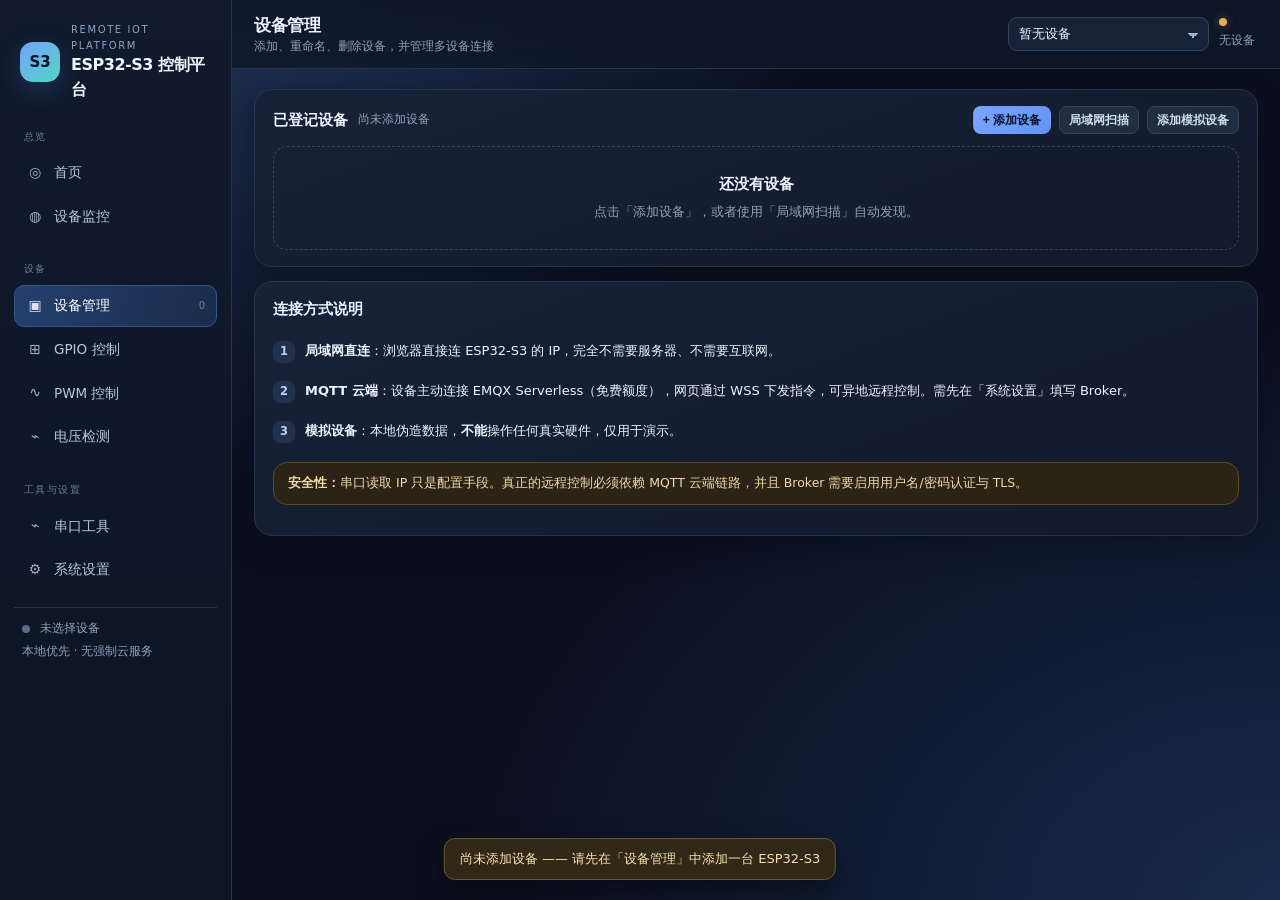
<file: index.html>
<!doctype html>
<html lang="zh-CN">
<head>
<meta charset="utf-8">
<meta name="viewport" content="width=device-width,initial-scale=1,viewport-fit=cover">
<meta name="theme-color" content="#0b1020">
<meta name="description" content="ESP32-S3 远程监控与控制平台：局域网直连与 MQTT 云端远程控制，支持全部安全 GPIO 与 PWM。">
<title>ESP32-S3 远程监控与控制平台</title>
<link rel="stylesheet" href="assets/css/app.css?v=20261123c">
</head>
<body>
<div class="layout">
  <!-- ============ 侧栏 ============ -->
  <aside class="sidebar" id="sidebar">
    <div class="brand">
      <div class="logo">S3</div>
      <div>
        <div class="kicker">REMOTE IOT PLATFORM</div>
        <div class="name">ESP32-S3 控制平台</div>
      </div>
    </div>

    <div class="nav-group">
      <div class="nav-title">总览</div>
      <div class="nav-item" data-route="dashboard"><span class="ico">◎</span>首页</div>
      <div class="nav-item" data-route="monitor"><span class="ico">◍</span>设备监控</div>
    </div>

    <div class="nav-group">
      <div class="nav-title">设备</div>
      <div class="nav-item" data-route="devices"><span class="ico">▣</span>设备管理<span class="tag" id="navDeviceCount">0</span></div>
      <div class="nav-item" data-route="gpio"><span class="ico">⊞</span>GPIO 控制</div>
      <div class="nav-item" data-route="pwm"><span class="ico">∿</span>PWM 控制</div>
      <div class="nav-item" data-route="voltage"><span class="ico">⌁</span>电压检测</div>
    </div>

    <div class="nav-group">
      <div class="nav-title">工具与设置</div>
      <div class="nav-item" data-route="serial"><span class="ico">⌁</span>串口工具</div>
      <div class="nav-item" data-route="settings"><span class="ico">⚙</span>系统设置</div>
    </div>

    <div class="sidebar-foot">
      <div id="sidebarMode" class="row small"><i class="dot off"></i><span class="muted">未连接设备</span></div>
      <div class="small muted" style="margin-top:6px">本地优先 · 无强制云服务</div>
    </div>
  </aside>
  <div class="scrim" id="scrim"></div>

  <!-- ============ 主区 ============ -->
  <div class="main">
    <header class="topbar">
      <button class="btn ghost sm mobile-only" id="menuBtn" aria-label="菜单">☰</button>
      <div>
        <h1 id="pageTitle">首页</h1>
        <div class="sub" id="pageSub">加载中…</div>
      </div>
      <div class="topbar-right">
        <select class="device-select" id="deviceSelect" aria-label="当前设备"></select>
        <div class="row" style="gap:6px">
          <i class="dot" id="globalDot"></i>
          <span class="small muted" id="globalStatus">未连接</span>
        </div>
      </div>
    </header>
    <main class="content" id="view"></main>
  </div>
</div>

<!-- 移动端底部导航 -->
<nav class="bottombar">
  <div class="bb-item" data-route="dashboard"><span class="ico">◎</span>首页</div>
  <div class="bb-item" data-route="devices"><span class="ico">▣</span>设备</div>
  <div class="bb-item" data-route="gpio"><span class="ico">⊞</span>GPIO</div>
  <div class="bb-item" data-route="pwm"><span class="ico">∿</span>PWM</div>
  <div class="bb-item" data-route="voltage"><span class="ico">⌁</span>电压</div>
  <div class="bb-item" data-route="settings"><span class="ico">⚙</span>设置</div>
</nav>

<div class="toast-wrap" id="toastWrap"></div>
<div class="modal-mask" id="modalMask"><div class="modal" id="modalBox"></div></div>

<script src="assets/js/core/util.js?v=20261123c"></script>
<script src="assets/js/core/store.js?v=20261123c"></script>
<script src="assets/js/core/pinmap.js?v=20261123c"></script>
<script src="assets/js/transport/lan.js?v=20261123c"></script>
<script src="assets/js/transport/mqtt.js?v=20261123c"></script>
<script src="assets/js/transport/simulator.js?v=20261123c"></script>
<script src="assets/js/core/devices.js?v=20261123c"></script>
<script src="assets/js/ui/ui.js?v=20261123c"></script>
<script src="assets/js/serial.js?v=20261123c"></script>
<script src="assets/js/pages/dashboard.js?v=20261123c"></script>
<script src="assets/js/pages/devices.js?v=20261123c"></script>
<script src="assets/js/pages/gpio.js?v=20261123c"></script>
<script src="assets/js/pages/pwm.js?v=20261123c"></script>
<script src="assets/js/pages/monitor.js?v=20261123c"></script>
<script src="assets/js/pages/serial.js?v=20261123c"></script>
<script src="assets/js/pages/settings.js?v=20261123c"></script>
<script src="assets/js/pages/voltage.js?v=20261123c"></script>
<script src="assets/js/app.js?v=20261123c"></script>
</body>
</html>
</file>
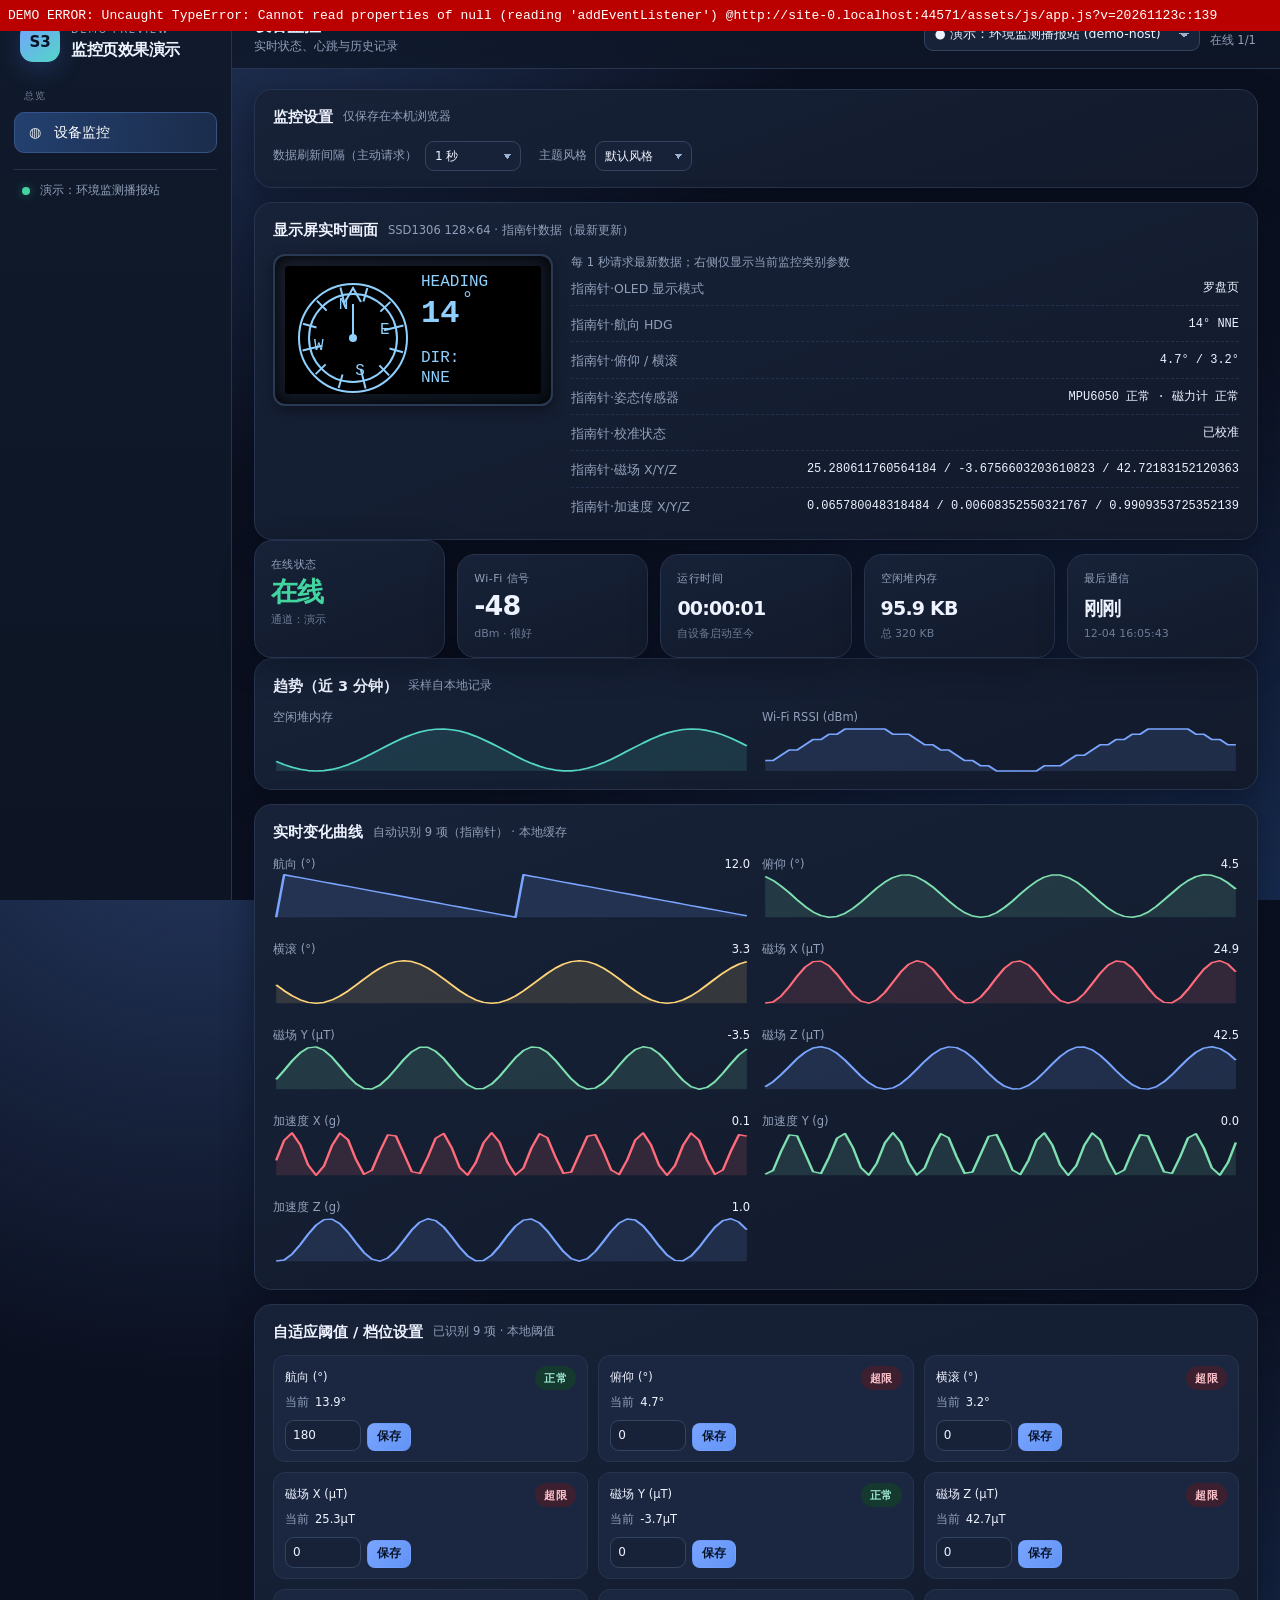
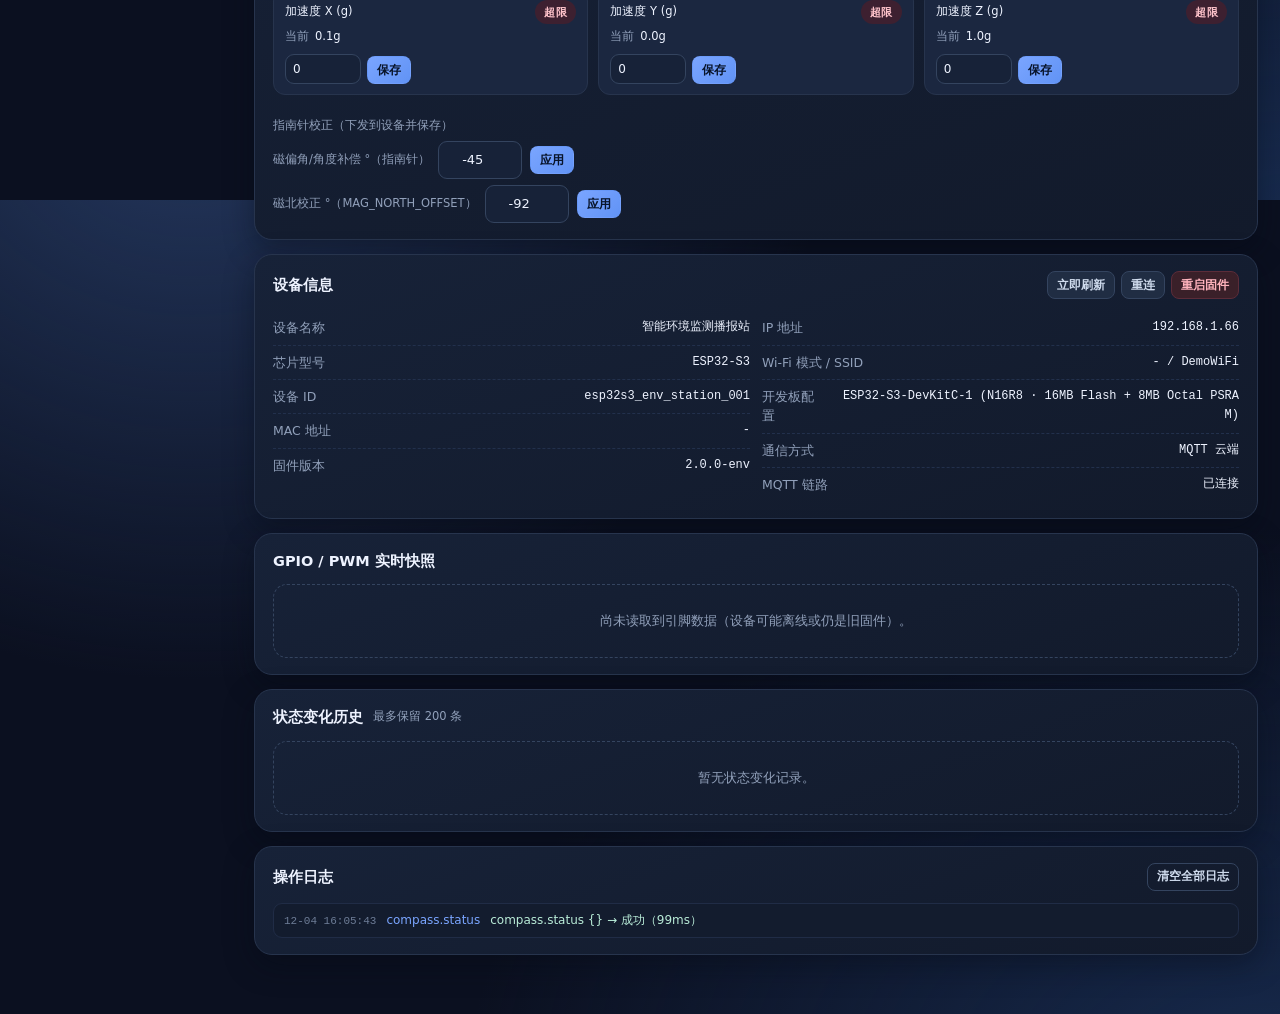
<file: demo.html>
<!doctype html>
<html lang="zh-CN">
<head>
<meta charset="utf-8">
<meta name="viewport" content="width=device-width,initial-scale=1,viewport-fit=cover">
<title>效果演示 - ESP32-S3 监控平台</title>
<link rel="stylesheet" href="assets/css/app.css?v=20261123c">
</head>
<body>
<div class="layout">
  <aside class="sidebar" id="sidebar">
    <div class="brand">
      <div class="logo">S3</div>
      <div><div class="kicker">DEMO PREVIEW</div><div class="name">监控页效果演示</div></div>
    </div>
    <div class="nav-group"><div class="nav-title">总览</div>
      <div class="nav-item" data-route="monitor"><span class="ico">◍</span>设备监控</div>
    </div>
    <div class="sidebar-foot"><div id="sidebarMode" class="row small"><i class="dot on"></i><span class="muted">演示数据</span></div></div>
  </aside>
  <div class="scrim" id="scrim"></div>
  <div class="main">
    <header class="topbar">
      <div><h1 id="pageTitle">设备监控</h1><div class="sub" id="pageSub">自适应画面 + 变化曲线演示</div></div>
      <div class="topbar-right">
        <select class="device-select" id="deviceSelect"></select>
        <div class="row" style="gap:6px"><i class="dot" id="globalDot"></i><span class="small muted" id="globalStatus">演示在线</span></div>
      </div>
    </header>
    <main class="content" id="view"></main>
  </div>
</div>
<div class="toast-wrap" id="toastWrap"></div>
<div class="modal-mask" id="modalMask"><div class="modal" id="modalBox"></div></div>

<script src="assets/js/core/util.js?v=20261123c"></script>
<script src="assets/js/core/store.js?v=20261123c"></script>
<script src="assets/js/core/pinmap.js?v=20261123c"></script>
<script src="assets/js/transport/lan.js?v=20261123c"></script>
<script src="assets/js/transport/mqtt.js?v=20261123c"></script>
<script src="assets/js/transport/simulator.js?v=20261123c"></script>
<script src="assets/js/core/devices.js?v=20261123c"></script>
<script src="assets/js/ui/ui.js?v=20261123c"></script>
<script src="assets/js/serial.js?v=20261123c"></script>
<script src="assets/js/pages/dashboard.js?v=20261123c"></script>
<script src="assets/js/pages/devices.js?v=20261123c"></script>
<script src="assets/js/pages/gpio.js?v=20261123c"></script>
<script src="assets/js/pages/pwm.js?v=20261123c"></script>
<script src="assets/js/pages/monitor.js?v=20261123c"></script>
<script src="assets/js/pages/serial.js?v=20261123c"></script>
<script src="assets/js/pages/settings.js?v=20261123c"></script>
<script src="assets/js/pages/voltage.js?v=20261123c"></script>
<script src="assets/js/app.js?v=20261123c"></script>

<script>
/* 演示页错误可视化：把 JS 异常直接显示在页面顶部，便于排查 */
window.addEventListener('error', function (e) {
  var box = document.getElementById('demoErr');
  if (!box) {
    box = document.createElement('div');
    box.id = 'demoErr';
    box.style.cssText = 'position:fixed;top:0;left:0;right:0;z-index:99999;background:#b00;color:#fff;font:13px monospace;padding:8px;white-space:pre-wrap';
    document.body.appendChild(box);
  }
  box.textContent = 'DEMO ERROR: ' + e.message + ' @' + (e.filename || '') + ':' + e.lineno;
});
/* ===== 演示数据注入：走 store API 创建设备，构造同时带 env 与 compass 的在线设备，持续推送变化数据 ===== */
(function () {
  function start() {
    // 清掉可能残留的旧演示设备，避免选中错的设备
    ESP.store.devices().slice().forEach(function (old) {
      if (old.id === 'demo-env' || (old.name || '').indexOf('演示') >= 0 || old.host === 'demo' || old.host === 'demo-host') {
        ESP.store.removeDevice(old.id);
      }
    });
    // 用公开 API 添加设备，确保内存 state 与 runtime node 同步创建
    var dev = ESP.store.addDevice({
      id: 'demo-env', name: '演示：环境监测播报站', transport: 'mqtt', board: 'esp32s3-n16r8',
      host: 'demo-host', port: 8084, remoteId: 'esp32s3_env_station_001'
    });
    ESP.store.setActive(dev.id);

    var api = ESP.devices;
    var node = api.get('demo-env');
    if (!node) { setTimeout(start, 200); return; }
    node.online = true;
    node.source = '演示';
    node.lastSeen = Date.now();
    node.started = false;                 // 让 tick 跳过离线判定
    node.transport = {
      refresh: function () {}, stop: function () {},
      invoke: function () { return Promise.resolve({ ok: true }); }  // 占位，支持阈值下发演示
    };

    var t0 = Date.now();
    function push() {
      var t = (Date.now() - t0) / 1000;
      var state = {
        seq: Math.floor(t * 10),
        ts: Date.now(),
        simulated: false,
        device: {
          id: 'esp32s3_env_station_001', name: '智能环境监测播报站', chip: 'ESP32-S3',
          firmware: '2.0.0-env', rssi: -48, heap_free: 98272 - (Math.floor(t) % 20) * 64,
          heap_size: 327680, uptime_ms: Date.now() - t0, ip: '192.168.1.66',
          mode: 'STA', ssid: 'DemoWiFi', wifi: { mode: 'STA', rssi: -48, ip: '192.168.1.66' },
          mqtt: { connected: true, configured: true }
        },
        pins: [], pwm: { channels: 8, used: 1 },
        env: {
          temperature: 26.5 + Math.sin(t / 5) * 2.2,
          humidity: 58 + Math.sin(t / 7) * 8,
          lux_bh1750: 320 + Math.sin(t / 4) * 180,
          lux_ldr: 290 + Math.sin(t / 4.3) * 150,
          ldr_raw: 1820 + Math.round(Math.sin(t / 4.3) * 300),
          pir: (Math.floor(t) % 12) < 4,
          fan_level: (Math.floor(t / 6) % 3) + 1,
          fan_auto: true,
          comfort: Math.floor((Math.sin(t / 9) + 1) * 2),
          th_lo: 26, th_hi: 30, th_al: 33,
          page: Math.floor(t / 8) % 3,
          setting_sel: Math.floor(t / 3) % 4,
          ldr_calib: 0.35,
          comfort_text: ['GOOD', 'OKAY', 'FAIR', 'POOR!'][Math.floor((Math.sin(t / 9) + 1) * 2)],
          net_mode: 'STA',
          ip: '192.168.1.66'
        },
        compass: {
          heading: (t * 12) % 360, dir: 'NNE', pitch: 3.2 + Math.sin(t / 3) * 4,
          roll: -1.5 + Math.cos(t / 3.5) * 5,
          mag: [22 + Math.sin(t / 2) * 6, -8 + Math.cos(t / 2.2) * 5, 41 + Math.sin(t / 2.6) * 4],
          accel: [0.02 + Math.sin(t) * 0.05, -0.01 + Math.cos(t) * 0.04, 0.98 + Math.sin(t / 2) * 0.02],
          mag_ok: true, imu_ok: true, calibrated: true, calibrating: false, cal_progress: 100
        },
        compassInfo: { display_mode: Math.floor(t / 8) % 2 }
      };
      node.state = state;
      ESP.bus.emit('device:state', { deviceId: 'demo-env', state: state });
      ESP.bus.emit('device:status', { deviceId: 'demo-env', online: true, source: '演示' });
    }
    // 先预填 60 个历史点，避免一开始曲线是空的
    for (var i = 60; i >= 1; i--) {
      var tt = i;
      node.history.push({
        ts: Date.now() - i * 1000, heap_free: 98000 + Math.sin(tt / 5) * 500, rssi: -48 + Math.round(Math.sin(tt / 6) * 4), online: true,
        temperature: 26.5 + Math.sin(tt / 5) * 2.2,
        humidity: 58 + Math.sin(tt / 7) * 8,
        lux_bh1750: 320 + Math.sin(tt / 4) * 180,
        lux_ldr: 290 + Math.sin(tt / 4.3) * 150,
        fan_level: (Math.floor(tt / 6) % 3) + 1,
        pir: (Math.floor(tt) % 12) < 4 ? 1 : 0,
        heading: (tt * 12) % 360, pitch: 3.2 + Math.sin(tt / 3) * 4, roll: -1.5 + Math.cos(tt / 3.5) * 5,
        mag_x: 22 + Math.sin(tt / 2) * 6, mag_y: -8 + Math.cos(tt / 2.2) * 5, mag_z: 41 + Math.sin(tt / 2.6) * 4,
        accel_x: 0.02 + Math.sin(tt) * 0.05, accel_y: -0.01 + Math.cos(tt) * 0.04, accel_z: 0.98 + Math.sin(tt / 2) * 0.02
      });
    }
    push();
    // 强制渲染监控页（确保页面已订阅 device:state 后再推数据）
    location.hash = '#/monitor';
    ESP.app.render();
    ESP.bus.emit('device:state', { deviceId: 'demo-env', state: node.state });
    // 每秒推一次，让数据持续变化
    setInterval(push, 1000);
  }

  window.addEventListener('load', function () { setTimeout(start, 200); });
})();
</script>
</body>
</html>
</file>
<file: assets/css/app.css>
/* ESP32-S3 远程监控与控制平台 —— 深蓝科技风主题
 * 沿用项目原配色：#0b1020 背景 / #7aa5ff 主蓝 / #42d5a0 在线 / #ff7888 告警 / #d3a0ff PWM */

:root {
  --bg: #0b1020;
  --panel: #121a2b;
  --panel2: #172238;
  --panel3: #1b2740;
  --line: #27344d;
  --line2: #34445f;
  --text: #eef3ff;
  --muted: #91a0ba;
  --muted2: #6d7c96;
  --blue: #7aa5ff;
  --blue2: #5484ff;
  --cyan: #53d6c6;
  --green: #42d5a0;
  --red: #ff7888;
  --amber: #e5ad58;
  --purple: #d3a0ff;
  --radius: 14px;
  --radius-lg: 18px;
  --shadow: 0 10px 30px #05091466;
  color-scheme: dark;
}

* { box-sizing: border-box; }

html, body { height: 100%; }

body {
  margin: 0;
  background:
    radial-gradient(ellipse at 15% -15%, #253961 0, transparent 42%),
    radial-gradient(ellipse at 100% 100%, #172a4d 0, transparent 45%),
    var(--bg);
  color: var(--text);
  font: 14px/1.55 system-ui, -apple-system, "Segoe UI", "PingFang SC", "Microsoft YaHei", sans-serif;
  -webkit-font-smoothing: antialiased;
  overflow-x: hidden;
}

::-webkit-scrollbar { width: 9px; height: 9px; }
::-webkit-scrollbar-thumb { background: #2a3855; border-radius: 8px; }
::-webkit-scrollbar-track { background: transparent; }

a { color: var(--blue); text-decoration: none; }
code, .mono { font-family: ui-monospace, SFMono-Regular, Menlo, Consolas, monospace; }

/* ============================ 布局 ============================ */
.layout { display: flex; min-height: 100vh; }

.sidebar {
  width: 232px; flex: 0 0 232px;
  background: linear-gradient(180deg, #101a2c 0, #0d1524 100%);
  border-right: 1px solid var(--line);
  padding: 18px 14px; position: sticky; top: 0; height: 100vh;
  overflow-y: auto;
}

.brand { display: flex; align-items: center; gap: 11px; padding: 4px 6px 18px; }
.brand .logo {
  width: 40px; height: 40px; border-radius: 13px; flex: 0 0 auto;
  background: linear-gradient(140deg, #74a2ff, #53d6c6);
  color: #091326; font-weight: 900; font-size: 15px;
  display: grid; place-items: center; box-shadow: 0 8px 24px #5488ff33;
}
.brand .kicker { font-size: 10px; letter-spacing: .16em; color: #8ea3c4; }
.brand .name { font-size: 16px; font-weight: 750; letter-spacing: -.03em; }

.nav-group { margin-bottom: 16px; }
.nav-title { font-size: 10px; letter-spacing: .14em; text-transform: uppercase; color: var(--muted2); padding: 8px 10px; }
.nav-item {
  display: flex; align-items: center; gap: 10px; padding: 9px 11px; border-radius: 10px;
  color: #b9c7de; cursor: pointer; border: 1px solid transparent; margin-bottom: 2px;
  transition: background .15s, color .15s, border-color .15s; font-size: 13.5px;
}
.nav-item .ico { width: 18px; text-align: center; opacity: .85; font-size: 14px; }
.nav-item:hover { background: #16203a; color: #dfe9fb; }
.nav-item.active { background: linear-gradient(100deg, #23406f, #1b2c4b); color: #fff; border-color: #35558a; }
.nav-item .tag { margin-left: auto; font-size: 10px; color: var(--muted2); }

.sidebar-foot { margin-top: auto; padding: 12px 8px 0; color: var(--muted2); font-size: 11px; border-top: 1px solid var(--line); }

.main { flex: 1 1 auto; min-width: 0; display: flex; flex-direction: column; }

.topbar {
  position: sticky; top: 0; z-index: 30; display: flex; align-items: center; gap: 12px;
  padding: 12px 22px; border-bottom: 1px solid var(--line);
  background: linear-gradient(180deg, #0e1728ee, #0e1728cc); backdrop-filter: blur(10px);
}
.topbar h1 { font-size: 17px; margin: 0; font-weight: 700; letter-spacing: -.02em; }
.topbar .sub { font-size: 11.5px; color: var(--muted); }
.topbar-right { margin-left: auto; display: flex; align-items: center; gap: 10px; }

.content { padding: 20px 22px 60px; max-width: 1400px; width: 100%; }

/* ============================ 组件 ============================ */
.card {
  background: linear-gradient(160deg, var(--panel2), var(--panel));
  border: 1px solid var(--line); border-radius: var(--radius-lg);
  padding: 16px 18px; box-shadow: var(--shadow);
}
.card + .card { margin-top: 14px; }
.card-head { display: flex; align-items: center; gap: 10px; margin-bottom: 12px; flex-wrap: wrap; }
.card-head h3 { margin: 0; font-size: 14.5px; font-weight: 700; }
.card-head .hint { font-size: 11.5px; color: var(--muted); }
.card-head .right { margin-left: auto; display: flex; gap: 8px; align-items: center; }

.grid { display: grid; gap: 12px; }
.grid.kpi-md { grid-template-columns: repeat(auto-fit, minmax(180px, 1fr)); }
.grid.pin-grid { grid-template-columns: repeat(auto-fill, minmax(238px, 1fr)); }
.grid.two { grid-template-columns: repeat(auto-fit, minmax(320px, 1fr)); }

.kpi { padding: 15px 16px; position: relative; overflow: hidden; }
.kpi .label { font-size: 11px; color: var(--muted); letter-spacing: .04em; }
.kpi .value { font-size: 27px; font-weight: 780; letter-spacing: -.03em; margin-top: 4px; line-height: 1.1; }
.kpi .foot { font-size: 11px; color: var(--muted2); margin-top: 4px; }
.kpi.ok .value { color: var(--green); }
.kpi.off .value { color: var(--muted); }
.kpi.warn .value { color: var(--amber); }
.kpi.sim .value { color: var(--purple); }

.pill, .badge {
  display: inline-flex; align-items: center; gap: 5px; font-size: 10.5px; font-weight: 700;
  letter-spacing: .04em; padding: 3px 8px; border-radius: 99px; border: 1px solid transparent;
}
.pill { background: #16203a; border-color: var(--line2); color: #c2d2ea; }
.badge.blue { background: #1c3160; color: #bcd3ff; }
.badge.green { background: #15382f; color: #9ce6d0; }
.badge.red { background: #3d2030; color: #ffc3cb; }
.badge.amber { background: #3a2d18; color: #ffdca6; }
.badge.purple { background: #2e2143; color: #e0c6fb; }
.badge.ghost { background: transparent; border-color: var(--line2); color: var(--muted); }

.dot { width: 8px; height: 8px; border-radius: 50%; background: var(--amber); box-shadow: 0 0 10px #e5ad5866; flex: 0 0 auto; }
.dot.on { background: var(--green); box-shadow: 0 0 10px #42d5a066; }
.dot.off { background: #5c6a83; box-shadow: none; }
.dot.err { background: var(--red); box-shadow: 0 0 10px #ff788866; }

.btn {
  min-height: 36px; border: 0; border-radius: 10px; cursor: pointer; font-size: 13px; font-weight: 650;
  padding: 0 14px; background: #202d43; color: #cfdbed; border: 1px solid var(--line2);
  transition: filter .15s, transform .1s, background .15s; white-space: nowrap;
  display: inline-flex; align-items: center; gap: 6px; justify-content: center;
}
.btn:hover { filter: brightness(1.12); }
.btn:active { transform: translateY(1px); }
.btn:disabled { opacity: .45; cursor: not-allowed; }
.btn.primary { background: linear-gradient(135deg, var(--blue), #6193f5); color: #08142a; border-color: transparent; }
.btn.cyan { background: linear-gradient(135deg, #5ad2d8, #4bb0e8); color: #04141c; border-color: transparent; }
.btn.danger { background: #3a2029; color: #ffb3bd; border-color: #5b2c39; }
.btn.ghost { background: transparent; }
.btn.sm { min-height: 28px; padding: 0 9px; font-size: 12px; border-radius: 8px; }
.btn.block { width: 100%; }

input[type=text], input[type=password], input[type=number], input[type=url], select, textarea {
  background: var(--panel2); border: 1px solid var(--line2); color: var(--text);
  border-radius: 9px; padding: 8px 10px; font: inherit; font-size: 13px; outline: none; width: 100%;
}
textarea { font-family: ui-monospace, monospace; font-size: 12px; resize: vertical; }
input:focus, select:focus, textarea:focus { border-color: var(--blue); box-shadow: 0 0 0 3px #7aa5ff1f; }
input[type=number] { text-align: center; }
select { cursor: pointer; appearance: none; background-image: linear-gradient(45deg, transparent 50%, #9db1d0 50%), linear-gradient(135deg, #9db1d0 50%, transparent 50%); background-position: calc(100% - 15px) 15px, calc(100% - 10px) 15px; background-size: 5px 5px, 5px 5px; background-repeat: no-repeat; padding-right: 28px; }

.field { margin-bottom: 12px; }
.field > label { display: block; font-size: 11.5px; color: var(--muted); margin-bottom: 5px; }
.field .desc { font-size: 11px; color: var(--muted2); margin-top: 4px; }
.field-row { display: flex; gap: 10px; }
.field-row > * { flex: 1 1 0; min-width: 0; }

/* 开关 */
.switch { position: relative; width: 44px; height: 25px; flex: 0 0 auto; display: inline-block; }
.switch input { opacity: 0; width: 0; height: 0; position: absolute; }
.switch .track { position: absolute; inset: 0; background: #35425b; border-radius: 99px; cursor: pointer; transition: .18s; }
.switch .track:before {
  content: ""; position: absolute; left: 4px; top: 4px; width: 17px; height: 17px;
  background: #e8eeff; border-radius: 50%; transition: .18s;
}
.switch input:checked + .track { background: var(--blue2); }
.switch input:checked + .track:before { transform: translateX(19px); }
.switch input:disabled + .track { opacity: .4; cursor: not-allowed; }
.switch.sm { width: 36px; height: 20px; }
.switch.sm .track:before { width: 14px; height: 14px; left: 3px; top: 3px; }
.switch.sm input:checked + .track:before { transform: translateX(16px); }

input[type=range] { width: 100%; accent-color: var(--blue); height: 24px; background: transparent; }

table.tbl { width: 100%; border-collapse: collapse; font-size: 12.5px; }
table.tbl th { text-align: left; font-size: 11px; color: var(--muted); font-weight: 600; padding: 8px 10px; border-bottom: 1px solid var(--line); white-space: nowrap; }
table.tbl td { padding: 9px 10px; border-bottom: 1px solid #1d2740; vertical-align: middle; }
table.tbl tr:last-child td { border-bottom: 0; }
table.tbl tr:hover td { background: #141d31; }
.tbl-wrap { overflow-x: auto; margin: 0 -18px; padding: 0 18px; }

.empty { border: 1px dashed var(--line2); border-radius: var(--radius); padding: 26px 18px; text-align: center; color: var(--muted); font-size: 13px; }
.empty .big { font-size: 15px; color: var(--text); margin-bottom: 6px; font-weight: 650; }

.banner {
  display: flex; gap: 10px; align-items: flex-start; padding: 11px 14px; border-radius: var(--radius);
  font-size: 12.5px; line-height: 1.5; margin-bottom: 14px; border: 1px solid;
}
.banner.warn { background: #2b2416; border-color: #5d4a22; color: #f0d9a8; }
.banner.info { background: #131f38; border-color: #2c4168; color: #c3d5ef; }
.banner.err { background: #2b1a20; border-color: #5c2b38; color: #ffc8ce; }
.banner.sim { background: #241b34; border-color: #453066; color: #dfc9f7; }
.banner b { font-weight: 750; }

/* 引脚卡片 */
.pin-card { padding: 13px 14px; border-radius: var(--radius); border: 1px solid var(--line); background: linear-gradient(150deg, #17223a, #121a2b); min-width: 0; position: relative; }
.pin-card.high { border-color: #3c6b57; box-shadow: inset 0 0 0 1px #2c5a4833; }
.pin-card.risk { border-color: #5b4a2a; }
.pin-card.selected { outline: 2px solid var(--blue); outline-offset: 1px; }
.pin-top { display: flex; align-items: center; gap: 8px; }
.pin-num { font-weight: 760; font-size: 14.5px; letter-spacing: -.02em; }
.pin-sub { font-size: 10.5px; color: var(--muted2); margin-top: 1px; }
.pin-top .right { margin-left: auto; display: flex; align-items: center; gap: 6px; }
.pin-body { margin-top: 11px; }
.pin-level { font-size: 22px; font-weight: 760; letter-spacing: -.03em; }
.pin-level small { font-size: 11px; color: var(--muted); font-weight: 500; }
.pin-level.v1 { color: var(--green); }
.pin-level.v0 { color: #8fa0bb; }
.pin-actions { display: flex; gap: 6px; margin-top: 9px; flex-wrap: wrap; }
.pin-row { display: flex; align-items: center; gap: 8px; margin-top: 8px; font-size: 12px; color: var(--muted); }
.pin-row input[type=range] { flex: 1 1 auto; }
.pin-row .num { width: 66px; flex: 0 0 66px; }
.conflict { color: var(--red); font-size: 11px; margin-top: 6px; }
.meter { height: 5px; border-radius: 99px; background: #223049; overflow: hidden; margin-top: 9px; }
.meter > i { display: block; height: 100%; background: linear-gradient(90deg, var(--blue), var(--cyan)); transition: width .2s; }

/* 日志 / 列表 */
.log-list { display: flex; flex-direction: column; gap: 6px; max-height: 420px; overflow-y: auto; }
.log-item { display: flex; gap: 10px; align-items: baseline; padding: 7px 10px; border-radius: 9px; background: #131c2e; border: 1px solid #202c46; font-size: 12px; }
.log-item .ts { color: var(--muted2); font-family: ui-monospace, monospace; font-size: 11px; flex: 0 0 auto; }
.log-item .who { color: var(--blue); flex: 0 0 auto; }
.log-item .msg { color: #cfdcf0; word-break: break-word; }
.log-item.lv-ok .msg { color: #b9ecd8; }
.log-item.lv-error { border-color: #5b2c39; background: #241722; }
.log-item.lv-error .msg { color: #ffb9c2; }
.log-item.lv-warn { border-color: #5d4a22; background: #252015; }
.log-item.lv-warn .msg { color: #f3dda9; }

.stat-row { display: flex; justify-content: space-between; gap: 10px; padding: 7px 0; border-bottom: 1px dashed #22304c; font-size: 12.5px; }
.stat-row:last-child { border-bottom: 0; }
.stat-row .k { color: var(--muted); }
.stat-row .v { font-family: ui-monospace, monospace; font-size: 12px; text-align: right; word-break: break-all; }

.spark { width: 100%; height: 46px; display: block; }

/* Toast / Modal */
.toast-wrap { position: fixed; bottom: 20px; left: 50%; transform: translateX(-50%); z-index: 200; display: flex; flex-direction: column; gap: 8px; align-items: center; pointer-events: none; }
.toast {
  padding: 10px 15px; border-radius: 11px; background: #1d2942; border: 1px solid #3a4c6d; color: #eaf1ff;
  font-size: 13px; box-shadow: 0 12px 30px #0007; opacity: 0; transform: translateY(10px); transition: .22s; max-width: 88vw;
}
.toast.show { opacity: 1; transform: translateY(0); }
.toast.ok { border-color: #2f6b54; background: #16352a; color: #c3f2df; }
.toast.err { border-color: #6b2f3c; background: #351b22; color: #ffc9d0; }
.toast.warn { border-color: #6b5729; background: #322817; color: #f6e2b0; }

.modal-mask {
  position: fixed; inset: 0; background: #050b1699; backdrop-filter: blur(3px); z-index: 300;
  display: none; align-items: center; justify-content: center; padding: 18px;
}
.modal-mask.show { display: flex; }
.modal { width: min(560px, 100%); max-height: 88vh; overflow: auto; background: linear-gradient(160deg, #17223a, #111a2b); border: 1px solid var(--line2); border-radius: 18px; box-shadow: 0 24px 60px #000a; }
.modal header { padding: 15px 18px; border-bottom: 1px solid var(--line); display: flex; align-items: center; }
.modal header h3 { margin: 0; font-size: 15px; }
.modal .body { padding: 16px 18px; }
.modal .foot { padding: 13px 18px; border-top: 1px solid var(--line); display: flex; gap: 9px; justify-content: flex-end; }
.x-btn { margin-left: auto; background: transparent; border: 0; color: var(--muted); font-size: 19px; cursor: pointer; line-height: 1; padding: 2px 6px; border-radius: 7px; }
.x-btn:hover { background: #ffffff14; color: #fff; }

/* 串口终端 */
.terminal {
  background: #0a1120; border: 1px solid var(--line); border-radius: 12px; padding: 11px 13px;
  font-family: ui-monospace, SFMono-Regular, Menlo, Consolas, monospace; font-size: 12px; line-height: 1.6;
  height: 340px; overflow-y: auto; white-space: pre-wrap; word-break: break-all; color: #b8cbe6;
}
.terminal .line-sys { color: #6f86a8; }
.terminal .line-tx { color: #86d8ff; }
.terminal .line-rx { color: #d9e6fb; }
.terminal .line-err { color: #ff9aa6; }
.terminal .line-ok { color: #7fe3bd; }

.device-select { min-width: 190px; font-size: 12.5px; padding: 6px 26px 6px 10px; border-radius: 9px; }
.mobile-only { display: none; }

.hr { height: 1px; background: var(--line); margin: 14px 0; }
.muted { color: var(--muted); }
.small { font-size: 11.5px; }
.right { margin-left: auto; }
.row { display: flex; align-items: center; gap: 10px; flex-wrap: wrap; }
.hide { display: none !important; }

.step { display: flex; gap: 10px; align-items: flex-start; padding: 9px 0; }
.step .n { width: 22px; height: 22px; border-radius: 7px; background: #22314e; color: #bcd0f0; display: grid; place-items: center; font-size: 11.5px; font-weight: 700; flex: 0 0 auto; }
.step .t { font-size: 13px; }

/* ============================ 移动端 ============================ */
@media (max-width: 900px) {
  .sidebar { position: fixed; inset: 0 auto 0 0; transform: translateX(-100%); z-index: 120; transition: transform .2s; height: 100vh; }
  .sidebar.open { transform: translateX(0); box-shadow: 20px 0 50px #0009; }
  .scrim { position: fixed; inset: 0; background: #0008; z-index: 110; display: none; }
  .scrim.show { display: block; }
  .content { padding: 14px 13px 90px; }
  .topbar { padding: 10px 13px; }
  .topbar h1 { font-size: 15.5px; }
  .topbar .sub { display: none; }
  .mobile-only { display: inline-flex; }
  .grid.pin-grid { grid-template-columns: repeat(auto-fill, minmax(160px, 1fr)); }
  .modal { width: 100%; }
  .card { padding: 14px 14px; }
  .tbl-wrap { margin: 0 -14px; padding: 0 14px; }
  .device-select { min-width: 0; flex: 1 1 auto; }
}

.bottombar {
  display: none; position: fixed; bottom: 0; left: 0; right: 0; z-index: 100;
  background: #0e1728f2; border-top: 1px solid var(--line); backdrop-filter: blur(10px);
  padding: 6px 4px calc(6px + env(safe-area-inset-bottom));
}
@media (max-width: 900px) {
  .bottombar { display: flex; }
  .bb-item { flex: 1 1 0; display: flex; flex-direction: column; align-items: center; gap: 2px; padding: 5px 2px; font-size: 10px; color: #93a4c0; cursor: pointer; border-radius: 9px; }
  .bb-item .ico { font-size: 16px; line-height: 1; }
  .bb-item.active { color: var(--blue); background: #17233c; }
}

/* ===== 仿真 OLED 屏（设备监控） ===== */
.oled-layout { display: flex; gap: 18px; align-items: flex-start; flex-wrap: wrap; }
.oled-frame { background: linear-gradient(145deg,#1a2130,#0d1420); border: 2px solid #2b3a54; border-radius: 12px; padding: 10px; box-shadow: inset 0 0 18px #000, 0 4px 14px #0006; }
.oled-frame canvas.sim-oled { display: block; width: 256px; height: 128px; image-rendering: pixelated; border-radius: 4px; box-shadow: inset 0 0 12px #000; }
.stat-grid { display: grid; grid-template-columns: 1fr; gap: 2px; min-width: 260px; flex: 1 1 260px; }
.oled-layout > div:last-child { flex: 1 1 300px; }

/* ============================ 主题风格 ============================ */
html[data-theme="dark"] {
  --bg: #05070c;
  --panel: #0d1119;
  --panel2: #121824;
  --panel3: #18202d;
  --line: #1f2937;
  --line2: #2c3849;
  --text: #f3f6fb;
  --muted: #93a1b8;
  --muted2: #68778f;
  --cyan: #53d6c6;
  --green: #42d5a0;
  --red: #ff7888;
  --amber: #e5ad58;
  --purple: #d3a0ff;
  --shadow: 0 10px 30px #0009;
  color-scheme: dark;
}

html[data-theme="light"] {
  --bg: #f2f5fb;
  --panel: #fff;
  --panel2: #fff;
  --panel3: #f0f4fa;
  --line: #dce3ef;
  --line2: #c4d0e2;
  --text: #1b2740;
  --muted: #60708a;
  --muted2: #8593a9;
  --blue: #2d6cdf;
  --blue2: #1f5fd0;
  --cyan: #0b8f86;
  --green: #16855f;
  --red: #d94b61;
  --amber: #b57a1e;
  --purple: #8a5bc7;
  --shadow: 0 8px 24px #1b27400f;
  color-scheme: light;
}

html[data-theme="glass"] {
  --bg: #dbe7fb;
  --panel: rgba(255,255,255,.62);
  --panel2: rgba(255,255,255,.78);
  --panel3: rgba(255,255,255,.92);
  --line: rgba(255,255,255,.72);
  --line2: rgba(110,140,190,.35);
  --text: #182640;
  --muted: #59709a;
  --muted2: #7f92b0;
  --blue: #2b6ff0;
  --blue2: #1f5fd0;
  --cyan: #0b9088;
  --green: #16855f;
  --red: #d94b61;
  --amber: #b57a1e;
  --purple: #8a5bc7;
  --shadow: 0 10px 32px rgba(39,74,140,.16);
  color-scheme: light;
}

html[data-theme="dark"] body {
  background: radial-gradient(ellipse at 15% -15%, #101a2e 0, transparent 42%), var(--bg);
}
html[data-theme="light"] body { background: var(--bg); }
html[data-theme="glass"] body {
  background: radial-gradient(circle at 12% 8%, #ffd9ec 0, transparent 34%),
              radial-gradient(circle at 88% 92%, #a9d8ff 0, transparent 38%),
              linear-gradient(135deg, #eef3ff, #dbe7fb);
}

html[data-theme="light"] .sidebar,
html[data-theme="glass"] .sidebar {
  background: linear-gradient(180deg, rgba(255,255,255,.92), rgba(239,244,252,.82));
}
html[data-theme="dark"] .sidebar { background: linear-gradient(180deg, #0a0e16 0, #070a11 100%); }
html[data-theme="light"] .nav-item,
html[data-theme="glass"] .nav-item { color: #445775; }
html[data-theme="light"] .nav-item:hover,
html[data-theme="glass"] .nav-item:hover { background: rgba(45,108,223,.1); color: #1b2740; }
html[data-theme="light"] .nav-item.active,
html[data-theme="glass"] .nav-item.active { background: linear-gradient(100deg, rgba(45,108,223,.2), rgba(45,108,223,.08)); color: #1b2740; border-color: rgba(45,108,223,.3); }

html[data-theme="light"] .topbar,
html[data-theme="light"] .bottombar { background: rgba(255,255,255,.9); }
html[data-theme="glass"] .topbar,
html[data-theme="glass"] .bottombar { background: rgba(255,255,255,.62); }
html[data-theme="dark"] .topbar,
html[data-theme="dark"] .bottombar { background: rgba(5,7,12,.82); }

html[data-theme="light"] .btn,
html[data-theme="glass"] .btn { background: #eef2f8; color: #293b56; border-color: #d4dfef; }
html[data-theme="light"] .btn.ghost,
html[data-theme="glass"] .btn.ghost { background: transparent; }
html[data-theme="light"] .btn.danger,
html[data-theme="glass"] .btn.danger { background: #fdecef; color: #b83248; border-color: #f2c4cc; }
html[data-theme="light"] .btn.primary,
html[data-theme="glass"] .btn.primary { background: linear-gradient(135deg, var(--blue), #5b95f6); color: #fff; border-color: transparent; }

html[data-theme="light"] .pill,
html[data-theme="glass"] .pill { background: #eef2f8; color: #334764; border-color: #d4dfef; }
html[data-theme="light"] .badge.blue,
html[data-theme="glass"] .badge.blue { background: #e3edff; color: #2455a8; }
html[data-theme="light"] .badge.green,
html[data-theme="glass"] .badge.green { background: #dcf5e9; color: #146b4e; }
html[data-theme="light"] .badge.red,
html[data-theme="glass"] .badge.red { background: #fde6ea; color: #b83248; }
html[data-theme="light"] .badge.amber,
html[data-theme="glass"] .badge.amber { background: #f9eed6; color: #8a5c13; }
html[data-theme="light"] .badge.purple,
html[data-theme="glass"] .badge.purple { background: #efe6fb; color: #6d3ea8; }

html[data-theme="light"] ::-webkit-scrollbar-thumb,
html[data-theme="glass"] ::-webkit-scrollbar-thumb { background: #c3cfe0; }

html[data-theme="glass"] .card,
html[data-theme="glass"] .topbar,
html[data-theme="glass"] .sidebar,
html[data-theme="glass"] .bottombar {
  backdrop-filter: blur(18px) saturate(160%);
  -webkit-backdrop-filter: blur(18px) saturate(160%);
}
html[data-theme="glass"] .card {
  background: linear-gradient(160deg, rgba(255,255,255,.82), rgba(255,255,255,.55));
  border-color: rgba(255,255,255,.85);
}

select.sel { width: auto; min-width: 96px; }
select.sel.sm {
  font-size: 12px; padding: 5px 26px 5px 9px; min-height: 30px;
  background-position: calc(100% - 12px) 12px, calc(100% - 8px) 12px;
}

/* ===== 自适应阈值 / 档位设置（设备监控） ===== */
.threshold-grid { display: grid; grid-template-columns: repeat(auto-fit, minmax(250px, 1fr)); gap: 10px; }
.threshold-item {
  background: var(--panel3); border: 1px solid var(--line); border-radius: 12px;
  padding: 10px 11px; min-width: 0;
}
.threshold-item .head { display: flex; align-items: center; justify-content: space-between; gap: 8px; }
.threshold-item .fields { display: flex; align-items: flex-end; gap: 6px; flex-wrap: wrap; margin-top: 8px; }
.threshold-item .fields > div { display: flex; flex-direction: column; gap: 3px; }
.threshold-item input[type=number] {
  width: 76px; min-height: 30px; padding: 5px 7px; font-size: 12px; text-align: left;
}
.threshold-item select.sel.sm { min-width: 96px; }
</file>
